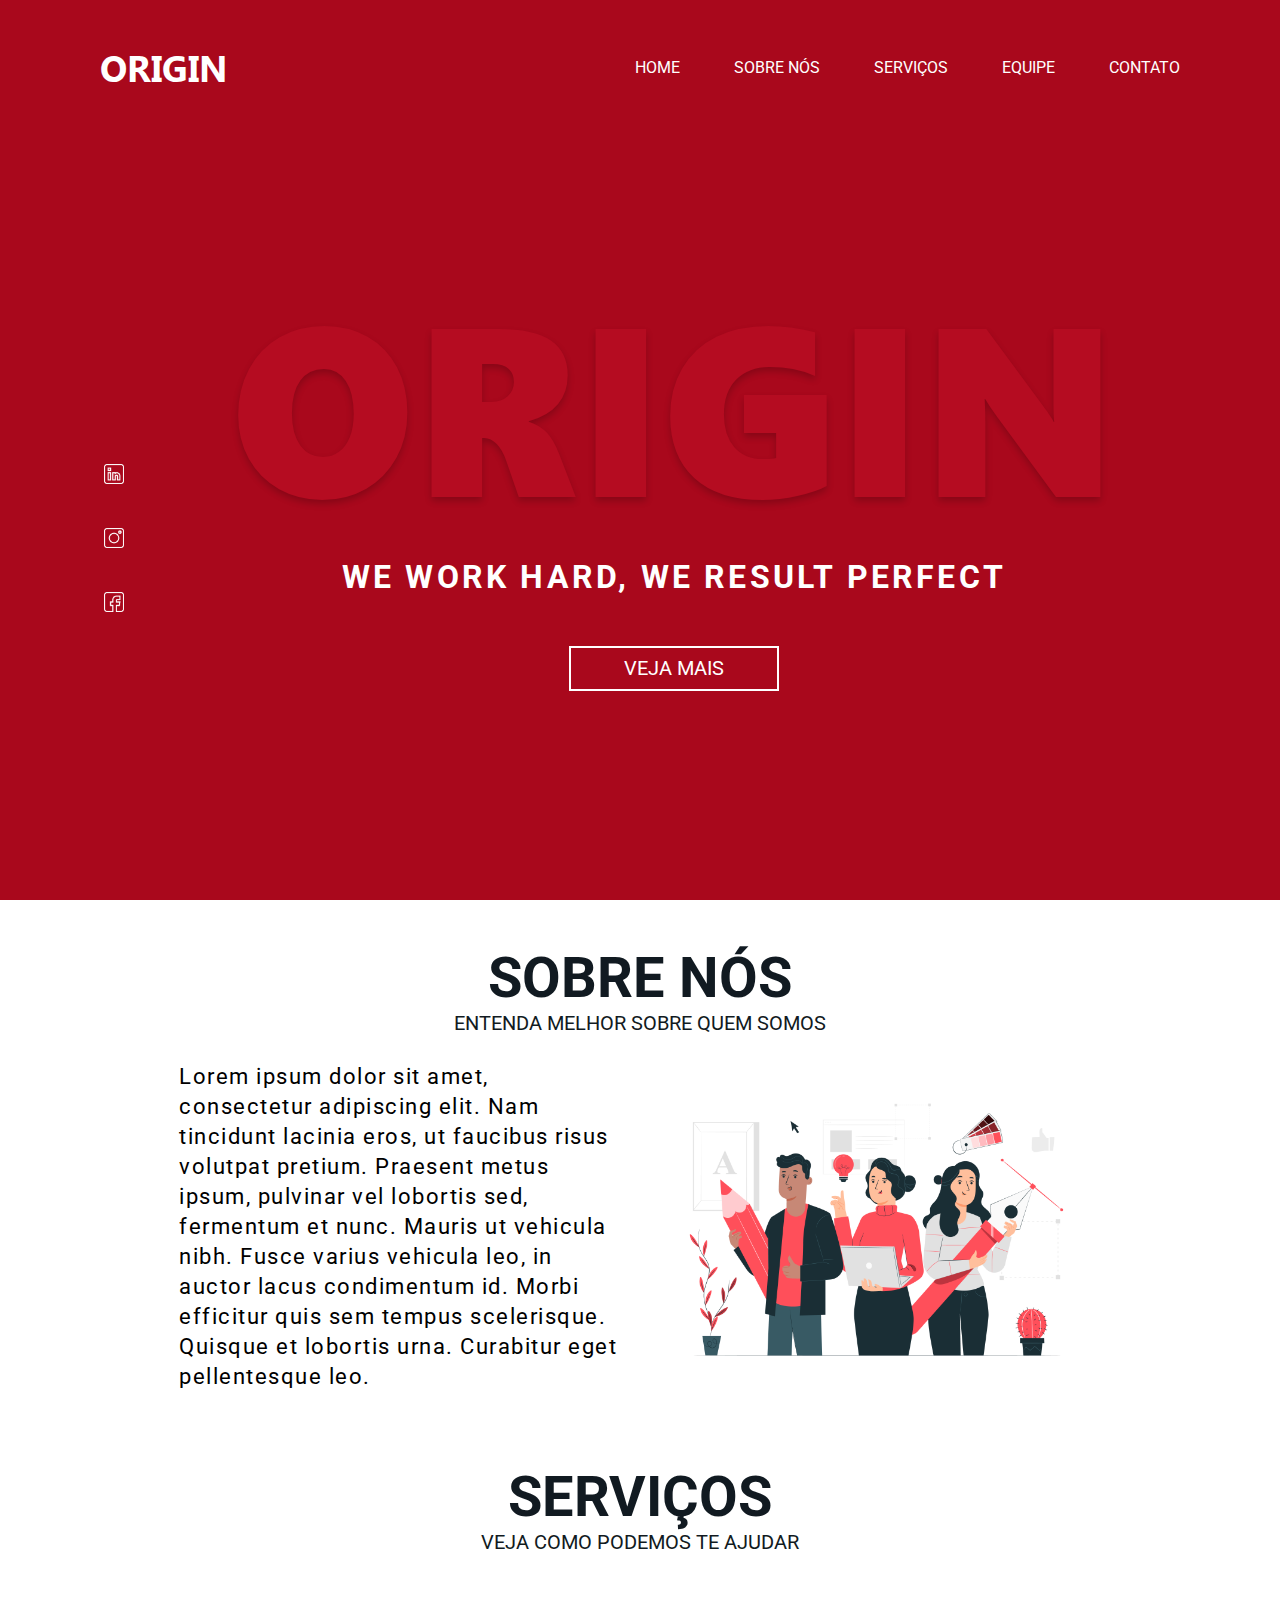
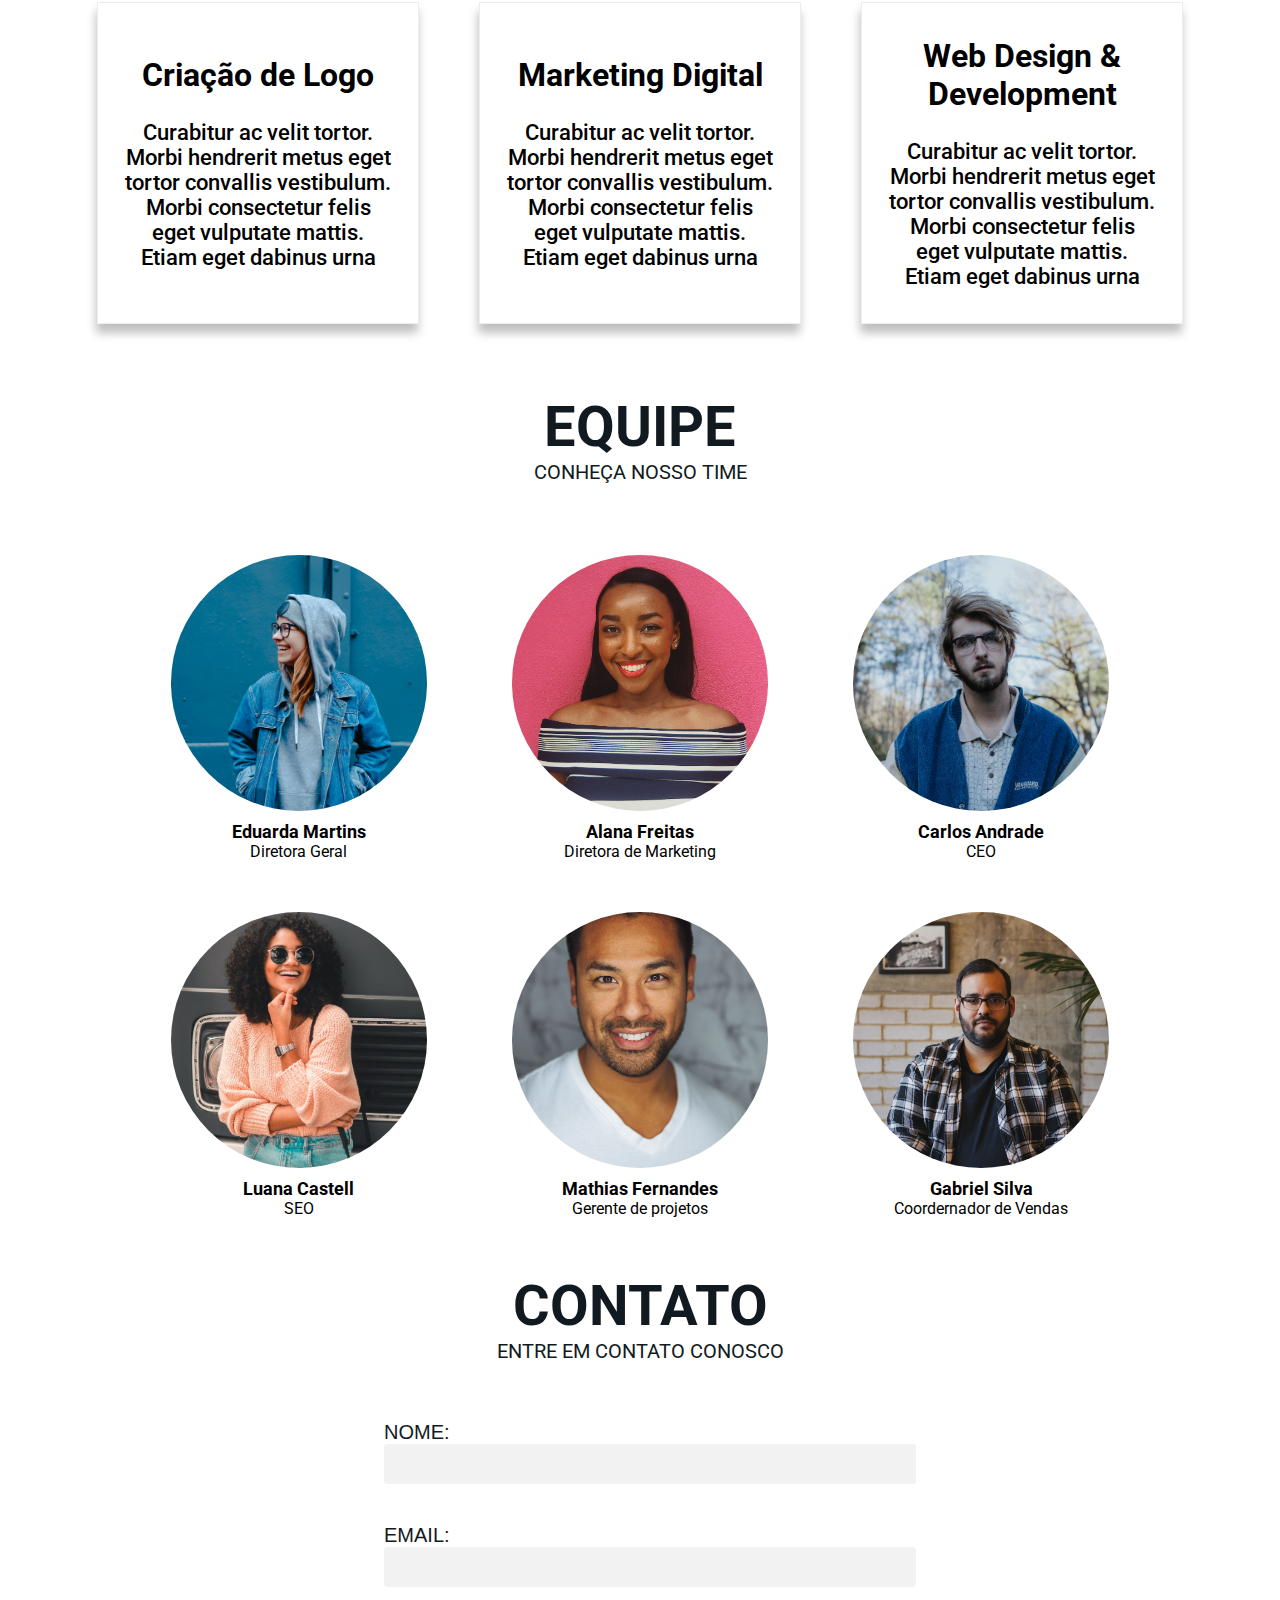
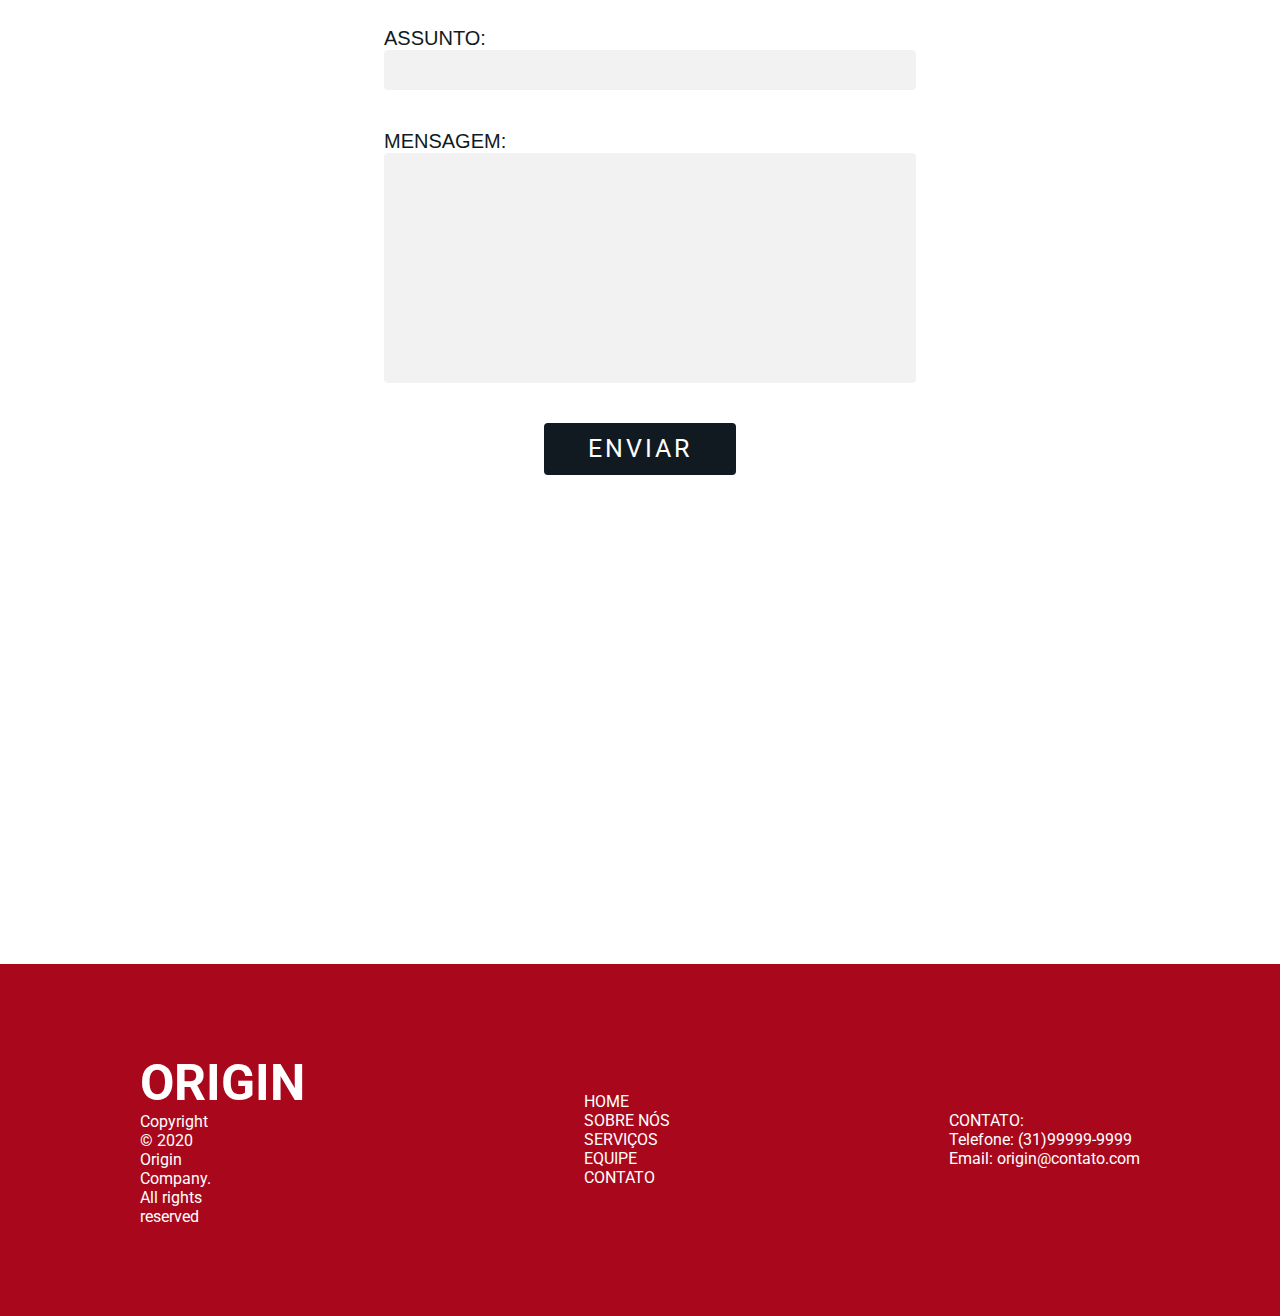
<file: index.html>
<!DOCTYPE html>
<html>

<head>
    <title>
        Origin
    </title>

    <link rel="stylesheet" href="./CSS/origin.css">
    <link rel="stylesheet" href="./CSS/768x850/responsive.css">
    <link rel="stylesheet" href="./CSS/360x640/responsive.css">
    <link rel="stylesheet" href="./CSS/640x360/responsive.css">

    <link rel="stylesheet" href="./images">

    <link href="https://fonts.googleapis.com/css2?family=Roboto:wght@100;400;900&display=swap" rel="stylesheet">
</head>

<body>

    <!--Inicio-->
    <header id="home">

        <div class="menu">

            <h2>ORIGIN</h2>
            <nav>
                <a href="#home">HOME</a>
                <a href="#sobre">SOBRE NÓS</a>
                <a href="#servicos">SERVIÇOS</a>
                <a href="#equipe">EQUIPE</a>
                <a href="#contato">CONTATO</a>

            </nav>

            <div class="container">
                <input type="checkbox" id="checkbox-menu">

                <label for="checkbox-menu">
                    <span></span>
                    <span></span>
                    <span></span>
                </label>

                <div id="myDropdown" class="dropdown-child" onclick="hideMenu()">
                    <a href="#home">HOME</a>
                    <a href="#sobre">SOBRE NÓS</a>
                    <a href="#servicos">SERVIÇOS</a>
                    <a href="#equipe">EQUIPE</a>
                    <a href="#contato">CONTATO</a>
                </div>

            </div>

        </div>

        <div class=principal>

            <div class="logo">

                <a target="_blank" rel="noopener noreferrer" href="https://www.linkedin.com/company/voluta-sd/">
                    <img src="images/linkedin.png" alt="LINKEDIN">
                </a>

                <a target="_blank" rel="noopener noreferrer" href="https://www.instagram.com/volutaej/">
                    <img src="images/instagram.png" alt="INSTAGRAM">
                </a>

                <a target="_blank" rel="noopener noreferrer" href="https://www.facebook.com/VolutaEJ/">
                    <img src="images/facebook.png" alt="FACEBOOK">
                </a>
            </div>

            <div class="main">
                <h1>ORIGIN</h1>
                <h2>WE WORK HARD, WE RESULT PERFECT</h2>
                <div class="button">
                    <button onclick="window.open('http://voluta.ufop.br/','_blank');" type="button">Veja Mais</button>
                </div>
            </div>

        </div>

    </header>


    <main>
        <!--Sobre nós-->
        <div class="titulo2" id="sobre">
            <h2>
                SOBRE NÓS
            </h2>
            <p>
                ENTENDA MELHOR SOBRE QUEM SOMOS
            </p>
        </div>

        <div class="layout">
            <div class="texto">

                <p>
                    Lorem ipsum dolor sit amet, consectetur adipiscing elit. Nam
                    tincidunt lacinia eros, ut faucibus risus volutpat pretium.
                    Praesent metus ipsum, pulvinar vel lobortis sed, fermentum et
                    nunc. Mauris ut vehicula nibh. Fusce varius vehicula leo, in
                    auctor lacus condimentum id. Morbi efficitur quis sem
                    tempus scelerisque. Quisque et lobortis urna. Curabitur eget
                    pellentesque leo.
                </p>

            </div>

            <div class="image-pessoas">
                <img src="images/pessoas.jpg" alt="Pessoas">
            </div>
        </div>

        <!--Serviços-->
        <div class="service" id="servicos">
            <div>
                <h2 class="name-section">Serviços</h2>
                <p class="description">Veja como podemos te ajudar</p>
            </div>
            <div class="card-container">
                <div class="card">
                    <div class="subtitle">
                        <p>Criação de Logo</p>
                    </div>
                    <div class="info">
                        <p>Curabitur ac velit tortor. Morbi hendrerit metus eget tortor convallis vestibulum. Morbi
                            consectetur felis eget vulputate mattis. Etiam eget dabinus urna </p>
                    </div>
                </div>
                <div class="card">
                    <div class="subtitle">
                        <p>Marketing Digital</p>
                    </div>
                    <div class="info">
                        <p>Curabitur ac velit tortor. Morbi hendrerit metus eget tortor convallis vestibulum. Morbi
                            consectetur felis eget vulputate mattis. Etiam eget dabinus urna </p>
                    </div>
                </div>
                <div class="card">
                    <div class="subtitle">
                        <p>Web Design & <br> Development</p>
                    </div>
                    <div class="info">
                        <p>Curabitur ac velit tortor. Morbi hendrerit metus eget tortor convallis vestibulum. Morbi
                            consectetur felis eget vulputate mattis. Etiam eget dabinus urna </p>
                    </div>
                </div>
            </div>
        </div>

        <!--Equipe-->
        <div class="team" id="equipe">
            <section class="equipe">
                <h2> Equipe </h2>
                <p> Conheça nosso time </p>
            </section>

            <div class="card">
                <div class="persona">
                    <img src="images/equip-1.jpg" alt="Eduardo Martins">
                    <p class="name"> Eduarda Martins </p>
                    <p class="charge"> Diretora Geral </p>
                </div>
                <div class="persona">
                    <img src="images/equip-2.jpg" alt="Alana Freitas">
                    <p class="name"> Alana Freitas </p>
                    <p class="charge"> Diretora de Marketing </p>
                </div>
                <div class="persona">
                    <img src="images/equip-3.jpg" alt="Carlos Andrade">
                    <p class="name"> Carlos Andrade </p>
                    <p class="charge"> CEO </p>
                </div>
                <div class="persona">
                    <img src="images/equip-4.jpg" alt="Luana Castell">
                    <p class="name"> Luana Castell </p>
                    <p class="charge"> SEO </p>
                </div>

                <div class="persona">
                    <img src="images/equip-5.jpg" alt="Luana Castell">
                    <p class="name"> Mathias Fernandes</p>
                    <p class="charge"> Gerente de projetos </p>
                </div>

                <div class="persona">
                    <img src="images/equip-6.jpg" alt="Gabriel Silva">
                    <p class="name"> Gabriel Silva </p>
                    <p class="charge"> Coordernador de Vendas </p>
                </div>

            </div>
        </div>

        <!--Contato-->
        <div class="contact" id="contato">

            <section>
                <h2 class="name-section">CONTATO</h2>
                <p class="description">ENTRE EM CONTATO CONOSCO</p>
            </section>

            <form action="/savepoint" method="POST">

                <div class="name">
                    <label for="text"> NOME: </label>
                    <input type="text" id="nome" name="name" required="required">
                </div>

                <div class="email">
                    <label for="email"> EMAIL: </label>
                    <input type="e-mail" id="email" name="email" required="required">
                </div>


                <div class="assunto">
                    <label for="text"> ASSUNTO: </label>
                    <input type="text" id="assunto" name="assunto" required="required">
                </div>

                <div class="mensage">
                    <label for="text"> MENSAGEM: </label>
                    <input type="text" id="mensage" name="mensage" required="required">
                </div>


                <center> <button type="submit"> ENVIAR </button> </center>

            </form>
        </div>
        <!--Maps-->
        <div class="maps">
            <iframe
                src="https://www.google.com/maps/embed?pb=!1m18!1m12!1m3!1d3739.685586086282!2d-43.51181088507791!3d-20.39584958634467!2m3!1f0!2f0!3f0!3m2!1i1024!2i768!4f13.1!3m3!1m2!1s0xa40aee8b676805%3A0xfdca8ec7c03164a9!2sVoluta%20Solu%C3%A7%C3%B5es%20Digitais!5e0!3m2!1sen!2sbr!4v1596506559666!5m2!1sen!2sbr"
                width="100%" height="350" frameborder="0" style="border:0;" allowfullscreen="" aria-hidden="false"
                tabindex="0">
            </iframe>
        </div>

    </main>

    <footer>
        <div class="rodape">
            <div>
                <p class="name">Origin</p>
                <p class="copy">Copyright &copy; 2020 Origin Company. <br> All rights reserved</p>
            </div>
            <div>
                <ul>
                    <li><a href="#home">Home</a></li>
                    <li><a href="#sobre">Sobre Nós</a></li>
                    <li><a href="#servicos">Serviços</a></li>
                    <li><a href="#equipe">Equipe</a></li>
                    <li><a href="#contato">Contato</a></li>
                </ul>
            </div>
            <div>
                <address>CONTATO:<br>Telefone: (31)99999-9999 <br> Email: origin@contato.com</address>
            </div>
        </div>
    </footer>

    <a href="#home" class="btn" id="myBtn"> <img src="./images/arrow_up.webp" class="imgbotao" alt=""></a>

</body>

<script>
    function hideMenu() {
        document.getElementById("checkbox-menu").checked = false;
    }
    //Get the button
    var mybutton = document.getElementById("myBtn");

    // When the user scrolls down 20px from the top of the document, show the button
    window.onscroll = function () { scrollFunction() };

    function scrollFunction() {
        if (document.body.scrollTop > 60 || document.documentElement.scrollTop > 60) {
            mybutton.style.display = "flex";
        } else {
            mybutton.style.display = "none";
        }
    }
</script>

</html>
</file>
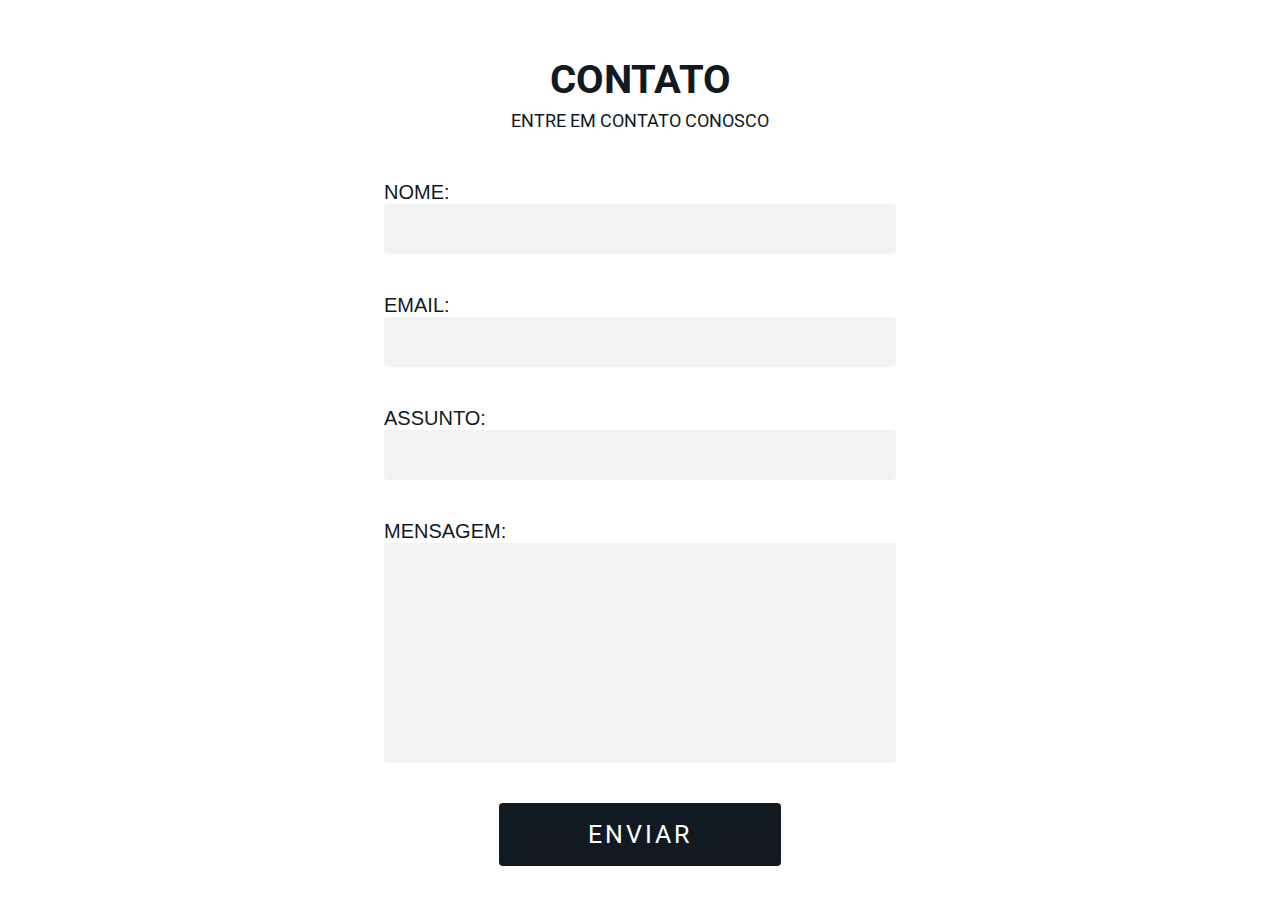
<file: contato.html>
<!DOCTYPE html>
<html>
    <head>
        <title> Contato </title>
        <link rel="stylesheet" href="contato.css">
        <link href="https://fonts.googleapis.com/css2?family=Roboto:wght@100;400;900&display=swap" rel="stylesheet">
    </head>

    <body>
        <div class="contact">
              <section>
                      <h2 class="name-section">CONTATO</h2>
                      <p class="description">ENTRE EM CONTATO CONOSCO</p>
              </section>

              <form action="/savepoint" method="POST">
      
              <div>
                <label for="text"> NOME: </label> 
                <input type="text" id="nome" name="name" required="required">
              </div>

              <div>
                <label for="email"> EMAIL: </label> 
                <input  type="e-mail" id="email" name="email" required="required" >
              </div>


              <div>
                <label for="text"> ASSUNTO: </label> 
                <input type="text" id="assunto" name="assunto" required="required">
              </div>

              <div class="mensage">
              <label for="text"> MENSAGEM: </label> 
              <input type="text" id="mensage" name="mensage" required="required">
              </div>

      
              <center> <button type="submit"> ENVIAR </button>  </center>

          </form>            
        </div>
    </body>
</html>
</file>
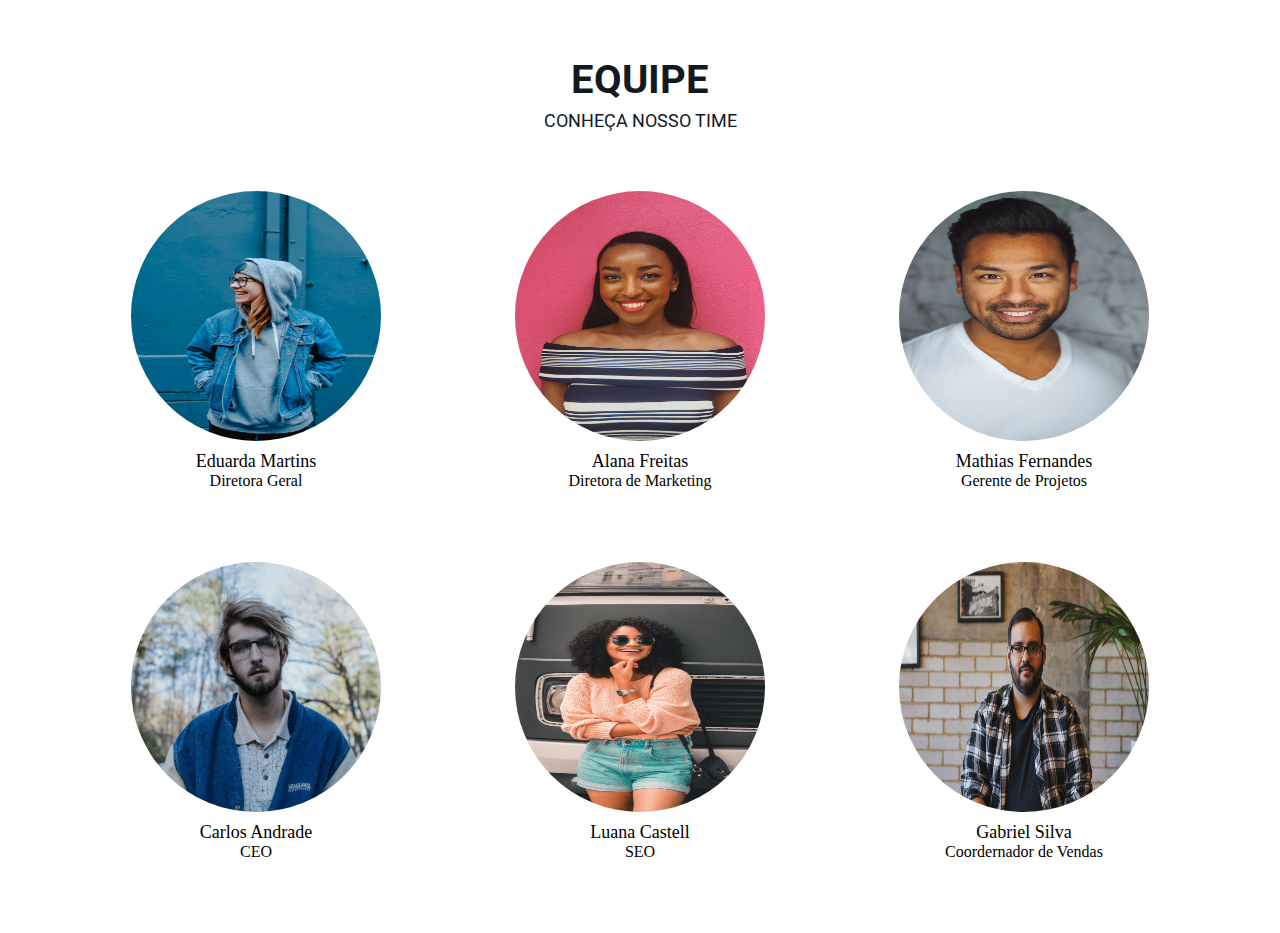
<file: equipe.html>
<html>
	<head> 
		<title>
			Origin Template
		</title>
        <link rel="stylesheet" type="text/css" href="equipe.css"></link>
        <link href="https://fonts.googleapis.com/css2?family=Roboto:wght@100&display=swap" rel="stylesheet"> 
	</head>
	<body>
        <div class="team">
	        <section class="equipe">
                <h2> Equipe </h2>
                <p> Conheça nosso time </p>
            </section>
            
            <div class="card">
                <div>
                    <div class="persona">
                        <img src="equip-1.jpg">
                        <p class="name"> Eduarda Martins </p>
                        <p class="charge"> Diretora Geral  </p>
                    </div>
                    <div class="persona">
                        <img src="equip-2.jpg"> 
                        <p class ="name"> Alana Freitas  </p>
                        <p class="charge"> Diretora de Marketing </p>
                    </div>
                    <div class="persona">
                        <img src="equip-5.jpg"> 
                        <p class="name"> Mathias Fernandes  </p>
                        <p class="charge"> Gerente de Projetos </p> 
                    </div>
                </div>
                <div>
                    <div class="persona">
                        <img src="equip-3.jpg">
                        <p class="name"> Carlos Andrade  </p>
                        <p class="charge"> CEO </p>
                    </div>
                    <div class="persona">
                        <img src="equip-4.jpg">
                        <p class="name"> Luana Castell  </p>
                        <p class="charge"> SEO </p>
                    </div>
                    <div class="persona">
                        <img src="equip-6.jpg">
                        <p class="name"> Gabriel Silva </p>
                        <p class="charge"> Coordernador de Vendas </p>
                    </div>
                </div>
            </div>
        </div>
	</body>
</html>
</file>
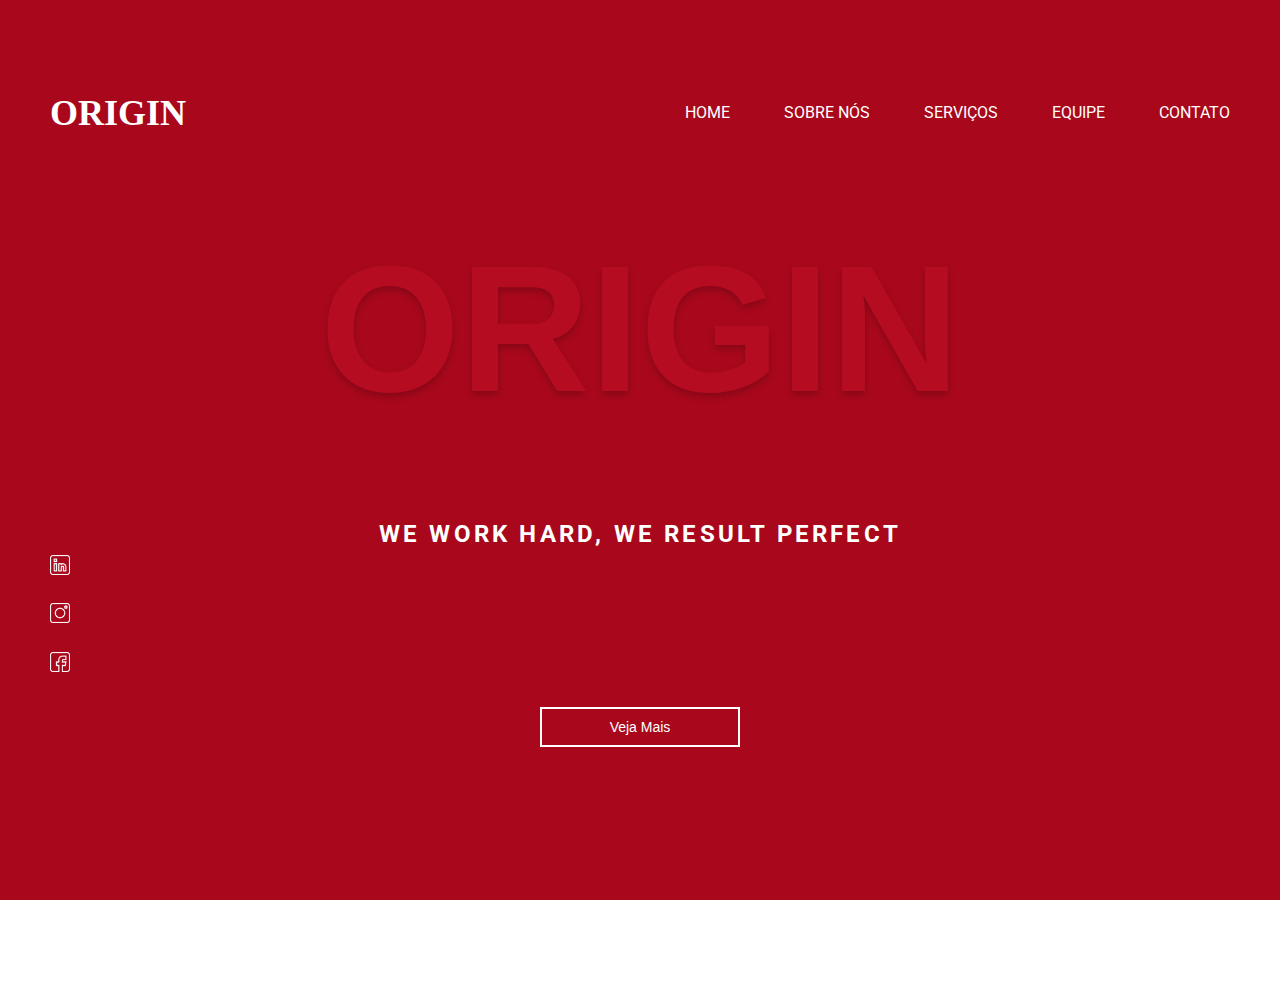
<file: inicio.html>
<html>
	<head> 
		<title>
			Origin Template
		</title>
        <link rel="stylesheet" type="text/css" href="inicio.css"></link>
        <link href="https://fonts.googleapis.com/css2?family=Roboto:wght@100&display=swap" rel="stylesheet"> 
	</head>
	<body>
		<header>

			<div class="menu">
				<h2>ORIGIN</h2>
				<nav>
                    <a href="#link1">HOME</a> 
                    <a href="#link2">SOBRE NÓS</a> 
                    <a href="#link3">SERVIÇOS</a> 
                    <a href="#link4">EQUIPE</a> 
                    <a href="#link5">CONTATO</a> 
                </nav>
            </div>
            
			<div class="main">
				<h1>ORIGIN</h1>
				<h2> WE WORK HARD, WE RESULT PERFECT</h2>
				<button>Veja Mais</button>
            </div>

            <div class="logo">

                <a href="https://br.linkedin.com/">
                <img src="linkedin.png"> 
                </a>

                <a href="https://www.instagram.com/?hl=pt-br">
                <img src="instagram.png">
                </a>

                <a href="https://www.facebook.com/">
                <img src="facebook.png">
                </a>
            </div>
        </header>
    
    </header>
	</body>
</html>
</file>
<file: CSS/origin.css>
*{
    margin: 0px;
    padding: 0px;
    scroll-behavior: smooth;
}

@font-face {
    font-family: 'Segoe UI Bold';
    font-style: normal;
    font-weight: normal;
    src: local('Segoe UI Bold'), url("../fonts/segoeuibold.woff") format('woff');
}

@font-face {
    font-family: 'Segoe UI Black';
    font-style: normal;
    font-weight: normal;
    src: local('Segoe UI Black'), url("../fonts/segoeuiblack.woff") format('woff');
}

/*Inicio*/
header{
    display: grid;
    height: 100vh;
    background: #A9081C;
    grid-template-rows: 25% 70%;
}


header nav{
    justify-self: right;
    align-self: center;
}

header .dropdown {
    display: none;
}

header .menu{
    padding: 40px;
    display: grid;
    justify-content: center;
    grid-template-columns: 10% 80%;
    max-height: 6vh;
}

header .menu h2{
    font-family: 'Segoe UI Bold', Fallback, sans-serif;
    text-transform: uppercase;
    text-align: left;
    font-size: 36px;
    color: white;
    align-self: center;
    justify-content: start;
}

header .menu a{
    text-transform: uppercase;
    font-family: 'Roboto', sans-serif;
    font-size: 16px;
    color: #fff;
    text-decoration: none;
    cursor: pointer;
    margin-left: 50px;
}

header .menu a:hover{
    text-shadow: 0px 5px 5px rgb(0, 0, 0);
}

header .main{
    display: grid;
}

header .main h1{
    width: 90%;
    text-transform: uppercase;
    font-family: 'Segoe UI Black', Fallback, sans-serif;
    text-align: center;
    font-size: 15em;
    color: #b50c21;
    text-shadow: 0px 4px 7px #0003;
}

header .main h2{
    width: 90%;
    text-transform: uppercase;
    font-size: 2em;
    font-family:  'Roboto', sans-serif;
    text-align: center;
    letter-spacing: .2rem;
    color: #fff;
}

header div .button{
    padding-bottom: 150px;
    text-align: center;
    width: 90%;
}

header .main .button{
    background: none;
    color: inherit;
    border: none;
    font: inherit;
    outline: inherit;  
}

header .main button{
    justify-self: center;
    width: 210px;
    height: 45px;
    background: none;
    border: 2px solid #fff;
    font-size: 20px;
    font-family: 'Roboto';
    margin-top: 50px;
    color: #fff;
    cursor: pointer;
    text-transform: uppercase;
}

header .main button:hover{
    background-color: #ffffff7a;
}

.principal {
    display: flex;
    align-items: center;
    justify-content: center;
    vertical-align: center;
}

.main{
    flex:1;
}

header .logo img {
    height: 20px; 
    width: 20px;
}

header .logo img:hover{
    background-color: #ffffff7a;
}

header .logo {
    display: flex;
    flex-direction: column;
    justify-content: center;
    align-items: center;
    margin-left: 50px;
    align-self: start;
    justify-self: start;
    width: 10%;
    height: 100%;
}

header .logo a {
    margin: 20px 0;
}

/*-----------------------------------Menu Dropdown--------------------------------------*/
.container {
    height: 100%;
    display: grid;
    justify-content: end;
    display: none;
    position: relative;
}

#checkbox-menu {
    position: absolute;
    opacity: 0;
    top: 0;
    left: 0;
    width: 100%;
}

label[for="checkbox-menu"] {
    cursor: pointer;
    position: absolute;
    top: 14px;
    right: 0;
    display: block;
    height: 22px;
    width: 30px;
}

label[for="checkbox-menu"] span {
    position: absolute;
    display: block;
    height: 5px;
    width: 100%;
    border-radius: 30px;
    background: #ffffff;
    transition: 0.25s ease-in-out;
}

label[for="checkbox-menu"] span:nth-child(1) {
    top: 0;
}

label[for="checkbox-menu"] span:nth-child(2) {
    top: 8px;
}

label[for="checkbox-menu"] span:nth-child(3) {
    top: 16px;
}

#checkbox-menu:checked+label span:nth-child(1) {
    transform: rotate(-45deg);
    top: 8px;
}

#checkbox-menu:checked+label span:nth-child(2) {
    opacity: 0;
}

#checkbox-menu:checked+label span:nth-child(3) {
    transform: rotate(45deg);
    top: 8px;
}

.dropdown-child {
    display: none;
    background-color: black;
    margin-top: 44px;
    align-items: center;
    border-radius: 10px;
    width: 20vw;
}

.dropdown-child a {
    color: white;
    font-family: 'Roboto', sans-serif;
    padding: 10px;
    text-decoration: none;
    display: block;
    text-align: center;
    border-radius: 10px;
}

.dropdown-child a:hover {
    background-color: #ffffff25;
}

input[type=checkbox]:checked~#myDropdown {
    display: block;
}

.dropdown-child:active~#myDropdown {
    display: none;
}

/*------------------------------------------Sobre nós---------------------------------------------------------------*/
.titulo2 h2{
    margin-top: 5vh;
    font-family: 'Roboto', sans-serif;
    font-size: 56px;
    text-align: center;
    color: #111A21;
    text-transform: uppercase;
}

.titulo2 p{
    font-family: 'Roboto', sans-serif;
    font-size: 20px;
    text-align: center;
    color: #111A21;
    text-transform: uppercase;
    margin-bottom: 3vh;
}

.layout{
    width: 100%;
    display: inline-flex; 
    flex-direction: row;
    align-items: center;
    justify-content: center;
}

.texto {
    margin-right: 2vw;
    width: 35%;
    height: 100%;
    font-family: 'Roboto';  
    font-size: 22px;
    letter-spacing: 1.5px;
    line-height: 30px;
}

.image-pessoas img {
    width: 35vw;
}

/*-----------------------------------Serviços--------------------------------------*/

.service .name-section{
    margin-top: 8vh;
    font-family: 'Roboto', sans-serif;
    font-size: 56px;
    text-align: center;
    color: #111A21;
    text-transform: uppercase;
}

.service .description{
    font-family: 'Roboto', sans-serif;
    font-size: 20px;
    text-align: center;
    color: #111A21;
    text-transform: uppercase;
    margin-bottom: 2vh;
}

.service .card-container {
    display: flex;
    flex-direction: row;
    flex-wrap: wrap;
    margin-left: 5%;
    margin-right: 5%;
    justify-content: center;
}

.service .card-container .card{ 
    display: flex; 
    flex-direction: column;
    align-items: center;
    justify-content: center;
    width: 25vw;
    height: 25vw;
    background-color:#fff;
    box-shadow: -1px 9px 9px rgb(0, 0, 0, 0.25);
    margin: 30px;
    border:solid 0.5px rgb(80, 80, 80, 0.1);
}

.service .card-container .card .subtitle{
    font-family: 'Roboto', sans-serif;
    font-size: 35px;
    font-size: 2.5vw;
    font-weight: bold;
    text-align: center;
    margin: 2vw;
}

.service .card-container .card .info{
    font-family: 'Roboto', sans-serif;
    font-size: 20px;
    font-size: 1.7vw;
    text-align: center;
    font-weight: 500; 
    margin: 2vw;
    margin-top: 0px;
}

/*------------------------------------------Equipe-----------------------------------------------------*/

.team{
    padding-top: 40px;
}

.equipe h2{
    font-family: 'Roboto', sans-serif;
    font-size: 56px;
    text-align: center;
    color: #111A21;
    text-transform: uppercase;
}

.equipe p{
    font-family: 'Roboto', sans-serif;
    font-size: 20px;
    text-align: center;
    color: #111A21;
    margin-bottom: 10px;
    text-transform: uppercase;
    margin-bottom: 5vh;
}
.team .card{
    display: flex;
    flex-direction: row;
    flex-wrap: wrap;
    max-width: 80vw;
	margin: 0 auto;
}

.team .card .persona{
    display: flex; 
    flex-direction: column;
    align-items: center;
    flex: 1;
    padding: 2vw;
}
.team .card img {
    object-fit: cover;
    border-radius: 50%;
    width: 20vw;
    height: 20vw;
}

.team .card .name {
    padding-top: 10px;
    text-align: center;    
    font-family: 'Roboto', sans-serif;
    font-weight: bold;
    width: 100%;
    font-size: 18px;
}

.team .card .charge {
    text-align: center; 
    font-weight: normal;
    font-family: 'Roboto';
    font-size: 16px;
    width: 100%;
}

/*-------------------------------------------Contato-------------------------------------------------*/
.contact {       
    width: 40vw;
    margin: auto; 
    margin-top: 30px;
}

section .name-section {
    font-family: 'Roboto', sans-serif;
    font-size: 56px;
    text-align: center;
    color: #111A21;
    text-transform: uppercase;
}

section .description{
    font-family: 'Roboto', sans-serif;
    font-size: 20px;
    text-align: center;
    color: #111A21;
    margin-bottom: 10px;
    text-transform: uppercase;
    margin-bottom: 2vh;
}

form {
    margin: auto;
    margin-bottom: 15vh;
}

form input {
    background-color:none;
    width: 100%;
    line-height: 20px;
    border: 2px; 
    background: #f2f2f2;
    padding: 10px;
    font-size:16px;
    outline: none;
    border-radius: 4px;
}

form .mensage input{
    padding-bottom: 200px;
}

form label{
    display: inline-block;
    padding-top: 40px;
    font-family: 'Roboto Regular', sans-serif;
    font-size: 20px;
    color:#111A21;
}


form button{
    margin-top: 40px;
    width: 15vw;
    height: 4vw;
    background-color: #111A21;
    border-radius: 4px;
    color:white;
    font-weight: normal;
    font-size: 25px ;
    font-family: 'Roboto';
    letter-spacing: 3px;
    border:0;
}

/*--------------------------------------footer------------------------------------*/

footer .rodape{
    background-color: #A9081C;
    color: white;
    font-family: 'Roboto';
    display: inline-flex;
    justify-content: space-around;
    width: 100%;
    height: fit-content;
    align-items: center;    
}

footer .rodape div{
    text-align: left;
    padding-top: 10vh;
    padding-bottom: 10vh;
}

footer .rodape ul{
    display: flex; 
    flex-direction: column;
}

.rodape .name{
    text-transform: uppercase;
    font-size: 50px;
    font-weight: bold;
}

.rodape .copy {
    width: min-content;
}

.rodape li a{
    text-transform: uppercase;
    text-decoration: none;
    color: white;
    font-style: normal;
}

.rodape li a:hover{
    font-weight: bold;
}

.rodape address{
    font-style: normal;
}

footer ul{
    list-style: none;
    color: white;
}

/* BOTAO HOME */

.btn {
    display: none;
    justify-content: center;
    align-items: center;
    position: fixed;
    bottom: 20px;
    right: 20px;
    width: 50px;
    height: 50px;
    background-color: #F2F2F2;
    text-decoration: none;
    border-radius: 50%;
    opacity: 0.7;
}

.imgbotao {
    width: 30px;
    height: 30px;
}

.btn:hover{
    background-color: #b6b6b6;
    opacity: 1;
}
</file>
<file: CSS/768x850/responsive.css>
@media screen and (max-width: 768px) {
    /* pagina inicial */
    header .main h1{
        font-size: 9em;
    }

    header .main h2{
        font-size: 1em;
        margin-top: 2px;
    }

    header .main button{
        width: 180px;
        height: 35px;
        font-size: 15px;
    }

    header div .button{
        width: 85%;
    }

    header .logo {
        margin-left: 0px;
        width: 20%;
    }

    header .menu a{
        margin-left: 0px;
    }

    header .menu h2{
        align-self: start;
    }
    
    /* escondendo o menu normal */
    header nav {
        display: none;
    }

    /* mostrando o menu hamburguer */
    header .container {
        display: flex;
        margin-left: auto;
    }

    /* sobre nós */
    .layout{
        margin-top: 50px;
        flex-direction: column;
        margin-bottom: 50px;
    }

    .texto {
        width: 80%;
        font-size: 20px;
        letter-spacing: 1px;
        text-align: center;
    }

    .image-pessoas img {
        width: 70vw;
    }

    /* serviços */
    .service .card-container .card {
        width: 36vw;
        height: 36vw;
    }
    
    .service .card-container .card .subtitle{
        font-size: 28px;
        font-size: 3.2vw;
    }
    
    .service .card-container .card .info{
        font-size: 16px;
        font-size: 2.2vw;
    }

    /* contato */
    .contact {       
        width: 70vw;
        border-top:10px solid #fff;
    }
    form .mensage input{
        padding-bottom: 150px;
    }
    form button{
        width: 20vw;
        height: 8vh;
        font-size: 20px;
    }
}
</file>
<file: CSS/360x640/responsive.css>
@media screen and (max-width: 360px) and (max-height: 640px) {
    /* header */
    header .main h1 {
        width: 100%;
        font-size: 4em;
        margin-bottom: 20px;
    }

    header .main h2 {
        width: 100%;
        font-size: 0.7em;
        letter-spacing: .2rem;
    }

    header .main button {
        width: 100px;
        height: 30px;
        font-size: 12px;
    }

    header div .button {
        width: 100%;
    }

    .principal {
        flex-direction: column-reverse;
    }

    .main {
        flex: 1;
        justify-content: center;
    }

    header .logo img {
        height: 20px;
        width: 20px;
    }

    header .logo {
        display: flex;
        flex-direction: row;
        justify-content: space-around;
        align-items: center;
        align-self: center;
        justify-self: center;
        width: 50%;
        height: 100%;
    }

    /* escondendo o menu normal */
    header nav {
        display: none;
    }

    /* mostrando o menu hamburguer */
    header .container {
        display: flex;
        margin-left: auto;
    }

    /*---------------------------------------------------sobre nos--------------------------------------------------------*/
    .dropdown-child {
        width: 30vw;
    }

    .titulo2 h2 {
        font-size: 30px;
    }

    .titulo2 p {
        font-size: 15px;
    }

    .texto {
        width: 70%;
        height: 90%;
        font-size: 13px;
    }

    /*------------------------------------------------------------serviços------------------------------------------------------*/
    .service .name-section {
        font-size: 30px;
    }

    .service .description {
        font-size: 15px;
    }

    .service .card-container .card {
        width: 70vw;
        height: 70vw;
    }

    .service .card-container .card .subtitle {
        font-size: 20px;
        font-size: 5.5vw;
    }

    .service .card-container .card .info {
        font-size: 14px;
        font-size: 4.2vw;
    }

    /*----------------------------Equipe----------------------------*/
    .equipe h2 {
        font-size: 30px;
    }

    .equipe p {
        font-size: 15px;
    }

    .team .card img {
        width: 33vw;
        height: 33vw;
    }

    .team .card .name {
        font-size: 14px;
    }

    .team .card .charge{
        font-size: 10px;
    }

    /*---------------------------------------------------------Contato-------------------------------*/
    section .name-section {
        font-size: 30px;
    }

    section .description {
        font-size: 15px;
    }

    form label {
        font-size: 13px;
    }

    form button {
        width: 27vw;
        height: 8vh;
        font-size: 15px;
        letter-spacing: 2px;
    }

    /*-----------------------------Footer-------------------*/

    .rodape .name {
        font-size: 25px;
    }

    .rodape .copy {
        font-size: 10px;
    }

    .rodape li {
        font-size: 10px;
    }

    .rodape address {
        font-size: 10px;
    }
}
</file>
<file: CSS/640x360/responsive.css>
@media screen and (max-width: 640px) and (max-height: 360px) {
    /* pagina inicial */
    header .main h1 {
        font-size: 6em;
        margin-top: 20vh;
    }

    header .main h2 {
        font-size: 1em;
        margin-top: 2px;
    }

    header .main button {
        width: 160px;
        height: 30px;
        font-size: 15px;
        margin-top: 20px;
    }

    header div .button {
        width: 85%;
    }

    header .logo {
        margin-left: 0px;
        width: 20%;
    }

    header .menu a {
        margin-left: 0px;
    }

    header .menu h2 {
        align-self: start;
    }

    .main {
        margin-top: 60px;
    }

    /* escondendo o menu */
    header nav {
        display: none;
    }

    /* mostrando o menu hamburguer */
    header .container {
        margin-left: auto;
        display: flex;
    }

    /* sobre nós */
    .titulo2 h2 {
        font-size: 30px;
    }

    .titulo2 p {
        margin-top: 0px;
        font-size: 14px;
        margin-bottom: 0vh;
    }

    .layout {
        display: inline-flex;
        flex-direction: column;
    }

    .texto {
        width: 80%;
        height: 100%;
        font-size: 12px;
        letter-spacing: 0.5px;
        line-height: 25px;
        text-align: center;
    }

    .image-pessoas img {
        width: 60vw;
    }

    /* serviços */
    .service .name-section {
        font-size: 30px;
    }

    .service .description {
        font-size: 15px;
    }

    .service .card-container .card {
        width: 35vw;
        height: 35vw;
    }

    .service .card-container .card .subtitle {
        font-size: 20px;
        font-size: 3.4vw;
    }

    .service .card-container .card .info {
        font-size: 14px;
        font-size: 2.2vw;
    }

    /* equipe */ 
    .equipe h2 {
        font-size: 30px;
    }

    .equipe p {
        font-size: 15px;
    }

    .team .card img {
        width: 25vw;
        height: 25vw;
    }

    .team .card .name {
        font-size: 14px;
    }

    .team .card .charge{
        font-size: 10px;
    }

    /* contato */
    section .name-section {
        font-size: 30px;
    }

    section .description {
        margin-top: 0px;
        font-size: 14px;
    }

    .contact {
        width: 70vw;
        border-top: 10px solid #fff;
    }

    form label {
        font-size: 13px;
    }

    form button {
        width: 27vw;
        font-size: 15px;
        letter-spacing: 2px;
    }

    /* rodape */
    .rodape .name {
        font-size: 25px;
    }

    .rodape .copy {
        font-size: 12px;
    }

    .rodape li {
        font-size: 12px;
    }

    .rodape address {
        font-size: 12px;
    }
}
</file>
<file: contato.css>
*{
    margin: 0px;
    padding: 0px;
}
.contact{ 
    width: 40vw;
    margin: auto;
}

section .name-section{
    
    margin-top: 80px;
    font-family: 'Roboto', black;
    font-size: 40px;
    text-align: center;
    color: #111A21;
    line-height: 0px;

}

section .description{
    margin-top: 30px;
    font-family: 'Roboto', sans-serif;
    font-size: 18px;
    text-align: center;
    font-weight: 0;
    color: #111A21;
    margin-bottom: 10px;
}

form {
    margin: auto;
}

form input {

    background-color:none;
    width: 100%;
    line-height: 20px;
    border: 2px; 
    background: #f2f2f2;
    padding-bottom: 30px;
    font-size:16px;
    outline: none;
    border-radius: 4px;
}

form .mensage input{
    padding-bottom: 200px;
}

form label{
    display: inline-block;
    padding-top: 40px;
    font-family: 'Roboto Regular', sans-serif;
    font-size: 20px;
    color:#111A21;
    
}


form button{
    
    margin-top: 40px;
    width: 22vw;
    height: 7vh;
    background-color: #111A21;
    border-radius: 4px;

    color:white;
    font-weight: normal;
    font-size: 25px ;
    font-family: 'Roboto';
    letter-spacing: 3px;
    
    border:0;

}
</file>
<file: equipe.css>
*{
    padding: 0px;
    margin: 0px;
    letter-spacing: 0px;
}

.team{
    display: flex; 
    flex-direction: column;
    margin: auto;
    width: 90vw;
}
.equipe h2{
    margin-top: 80px;
    font-family: 'Roboto', black;
    font-size: 40px;
    text-align: center;
    color: #111A21;
    line-height: 0px;
    text-transform: uppercase;
}

.equipe p{
    text-transform: uppercase;
    margin-top: 30px;
    font-family: 'Roboto', sans-serif;
    font-size: 18px;
    text-align: center;
    font-weight: 0;
    color: #111A21;
    margin-bottom: 60px;
}
.team .card{
    display: flex; 
    flex-direction: column;
    width: 350px;
}

.team .card div{
    width: 90vw;
    display: flex; 
    flex-direction: row;
}

.team .card .persona{
    display: flex; 
    flex-direction: column;
    align-items: center;
}
.team .card img, .team .card-2 img{
    border-radius: 50%;
    width: 250px;
    height: 250px;  
}

.team .card .name, .team .card-2 .name{
    padding-top: 10px;
    text-align: center;    
    font-family: 'Segoe UI';
    width: 100%;
    font-size: 18px;
}

.team .card .charge, .team .card-2 .charge{
    text-align: center; 
    font-weight: normal;
    font-family: 'Segoe UI';
    font-size: 16px;
    width: 100%;
    height: 10vh;
}
</file>
<file: inicio.css>
/* ------------------------------------------------ HEADER --------------------------------------------------------------- */

*{
    margin: 0px;
    padding: 0px;
}

header{
    display: grid;
    height: 100vh;
    background: #A9081C;
    grid-template-rows: 25% 70%;
}

header nav{
    justify-self: right;
    align-self: center;
}

header .menu{
    padding: 50px;
    display: grid;
    grid-template-columns: 20% 80%;
}

header .menu h2{
    font-size: 36px;
    font-weight: 700;
    font-family: 'Segoe UI';
    color: white;
    align-self: center;
}

header .menu a{
    font-family: -apple-system, BlinkMacSystemFont, 'Segoe UI', Roboto, Oxygen, Ubuntu, Cantarell, 'Open Sans', 'Helvetica Neue', sans-serif;
    font-size: 16px;
    color: #fff;
    text-decoration: none;
    cursor: pointer;
    margin-left: 50px;
}

header .main{
    display: grid;
}

header .main h1{
    font-family: 'Segoe UI', Tahoma, Geneva, Verdana, sans-serif;
    text-align: center;
    font-weight: 900;
    font-size: 180px;
    color: #b50c21;
    text-shadow: 0px 4px 7px #0003;
}

header .main h2{
    font-size: 24px;
    font-family: -apple-system, BlinkMacSystemFont, 'Segoe UI', Roboto, Oxygen, Ubuntu, Cantarell, 'Open Sans', 'Helvetica Neue', sans-serif;
    text-align: center;
    letter-spacing: .2rem;
    color: #fff;
    margin-top: -20px;
}

header .main .button{
    background: none;
    color: inherit;
    border: none;
    font: inherit;
    outline: inherit;
    cursor: pointer;
}

header .main button{
    justify-self: center;
    width: 200px;
    height: 40px;
    background: none;
    border: 2px solid #fff;
    font-size: 14px;
    font-family: 'Segoe UI', Tahoma, Geneva, Verdana, sans-serif;
    margin-top: 50px;
    color: #fff
}

header .logo{
    display: grid;
    margin-bottom: -100px;
    margin-left: 50px;
}

header .logo img{
    height: 20px; 
    width: 20px;
    margin-top: -300;
}
/* ------------------------------------------------ SOBRE NÓS --------------------------------------------------------------- */

.sobreNos h1{
    margin-top: 50px;
    font-size: 30px;
    font-family: 'Segoe UI';
}

.sobreNos h2{
    font-size: 13px;
    font-weight: normal;
    font-family: 'Segoe UI';

}

.sobreNos h3{
    font-size: 14px;
    margin-bottom: -10px;
    font-weight: normal;   

}


.ImgSobreNos img{
    height: 250px; 
    width: 400px;
    margin-top: 0px;
    margin-left: 800px; 
    
}

/* ------------------------------------------------ SERVIÇOS --------------------------------------------------------------- */

.serviços{
    font-family: 'Segoe UI', Tahoma, Geneva, Verdana, sans-serif;
}

.serviços h1{
    font-size: 33px;
    margin-top: 50px;

}

.serviços h2{
    font-weight: normal;
    font-size: 15px;
}

.serviços01{
    font-family: 'Segoe UI', Tahoma, Geneva, Verdana, sans-serif;
    border: 2px solid black
}

.serviços01 h1{
    font-size: 25px;
}

.serviços01 h2{
    font-weight: normal;
    font-size: 15px;
}


.serviços02{
    font-family: 'Segoe UI', Tahoma, Geneva, Verdana, sans-serif;
    border: 2px solid black
}

.serviços02 h1{
    font-size: 25px;
}

.serviços02 h2{
    font-weight: normal;
    font-size: 15px;
}

.serviços03{
    font-family: 'Segoe UI', Tahoma, Geneva, Verdana, sans-serif;
    border: 2px solid black
}

.serviços03 h1{
    font-size: 25px;
   
}

.serviços03 h2{
    font-weight: normal;
    font-size: 15px;
}


/* ------------------------------------------------ EQUIPE --------------------------------------------------------------- */

.equipe h2{
    font-family: 'Segoe UI', Tahoma, Geneva, Verdana, sans-serif;
    font-size: 30px;
    margin-top: 50px;
}

.equipe h3{
    font-family: -apple-system, BlinkMacSystemFont, 'Segoe UI', Roboto, Oxygen, Ubuntu, Cantarell, 'Open Sans', 'Helvetica Neue', sans-serif, regular;
    font-size: 13px;
    font-weight: normal;
    font-style: inherit;
}

.pessoa01 img{
    height: 150px; 
    width: 150px;
    border-radius: 50%;  
}

.pessoa01 h1{
    font-family: 'Segoe UI';
    font-size: 18px;
}

.pessoa01 h2{    
    font-weight: normal;
    font-family: 'Segoe UI';
    font-size: 16px;
    
}

.pessoa01{
    display: grid;
    margin-left: 300px
}


.pessoa02 img{
    height: 150px; 
    width: 150px;
    border-radius: 50%
}

.pessoa02 h1{
    font-family: 'Segoe UI';
    font-size: 18px;
    
}

.pessoa02 h2{    
    font-weight: normal;
    font-family: 'Segoe UI';
    font-size: 16px;
}

.pessoa02{
    display: grid;
    margin-top: -150px;
}



.pessoa03 img{
    height: 150px; 
    width: 150px;
    border-radius: 50%;
}

.pessoa03 h1{
    font-family: 'Segoe UI';
    font-size: 18px;
    
}

.pessoa03 h2{    
    font-weight: normal;
    font-family: 'Segoe UI';
    font-size: 16px;
}

.pessoa03{
    display: grid;
    margin-left: 900px;
    margin-top: -198px;
}



.pessoa04 img{
    height: 150px; 
    width: 150px;
    border-radius: 50%;
}

.pessoa04 h1{
    font-family: 'Segoe UI';
    font-size: 18px;
    
}

.pessoa04 h2{    
    font-weight: normal;
    font-family: 'Segoe UI';
    font-size: 16px;
}

.pessoa04{
    display: grid;
    margin-left: 300px;
}



.pessoa05 img{
    height: 150px; 
    width: 150px;
    border-radius: 50%;
}

.pessoa05 h1{
    font-family: 'Segoe UI';
    font-size: 18px;
    text-align: center;
    
}

.pessoa05 h2{    
    font-weight: normal;
    font-family: 'Segoe UI';
    font-size: 16px
}

.pessoa05{
    display: grid;
    margin-top: -150px;
}



.pessoa06 img{
    height: 150px; 
    width: 150px;
    border-radius: 50%;
}

.pessoa06 h1{
    font-family: 'Segoe UI';
    font-size: 18px;
    
}

.pessoa06 h2{    
    font-weight: normal;
    font-family: 'Segoe UI';
    font-size: 16px;
}

.pessoa06{
    display: grid;
    margin-left: 900px;
}

.pessoa06{
    display: grid;
    margin-left: 900px;
    margin-top: -198px;
}
</file>
